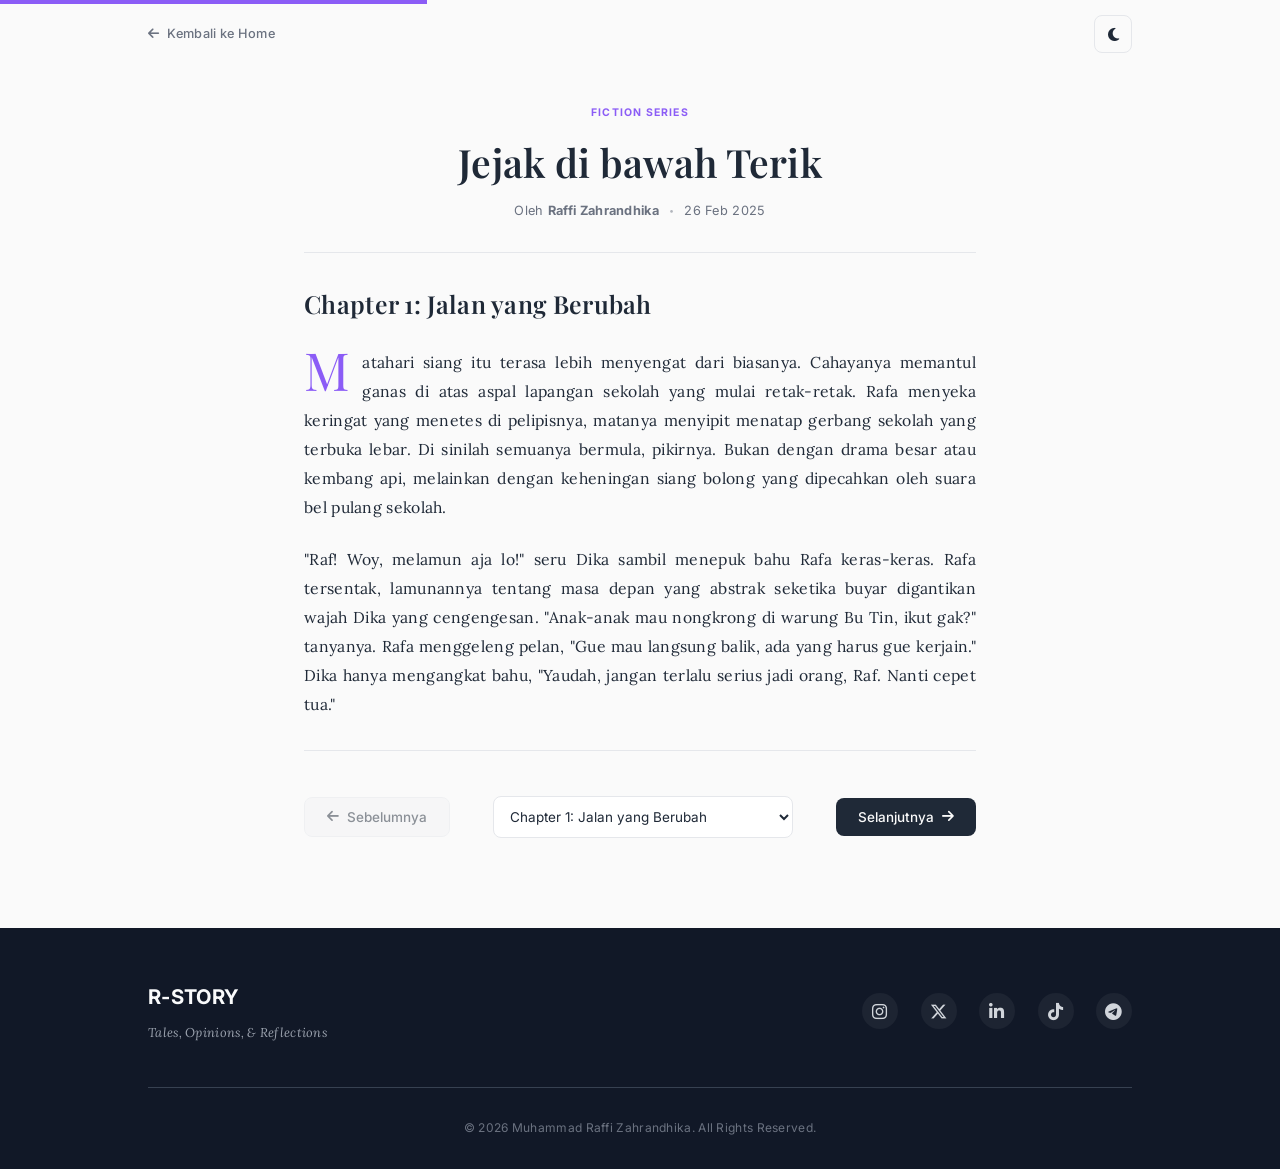
<file: story-1.html>
<!DOCTYPE html>
<html lang="id">
<head>
    <meta charset="UTF-8">
    <meta name="viewport" content="width=device-width, initial-scale=1.0">
    <title>Jejak di bawah Terik - R-STORY</title>
    
    <link href="https://fonts.googleapis.com/css2?family=Inter:wght@300;400;500;600&family=Lora:ital,wght@0,400;0,500;0,600;1,400&family=Playfair+Display:ital,wght@0,400;0,600;0,700;1,400&display=swap" rel="stylesheet">
    <link rel="stylesheet" href="https://cdnjs.cloudflare.com/ajax/libs/font-awesome/6.4.2/css/all.min.css">
    
    <link rel="stylesheet" href="styles.css">
</head>

<body class="rstory-body">
    
    <div class="reading-progress-bar" id="progressBar"></div>

    <nav class="rstory-nav reader-nav">
        <div class="rstory-container nav-container">
            <a href="index.html" class="back-link">
                <i class="fas fa-arrow-left"></i>
                <span>Kembali ke Home</span>
            </a>
            
            <div class="nav-actions">
                <button id="themeToggle" class="theme-btn" aria-label="Ganti Tema">
                    <i class="fas fa-moon"></i>
                    <i class="fas fa-sun"></i>
                </button>
            </div>
        </div>
    </nav>

    <main class="reader-section">
        <div class="reader-container">
            
            <div class="story-header">
                <span class="story-category">Fiction Series</span>
                <h1 class="main-title">Jejak di bawah Terik</h1>
                <div class="story-meta">
                    <span>Oleh <b>Raffi Zahrandhika</b></span>
                    <span class="dot">•</span>
                    <span id="readTime">17 Mei 2025</span>
                </div>
            </div>

            <hr class="divider">

            <article id="chapterDisplay" class="chapter-content">
                </article>

            <hr class="divider">

            <div class="chapter-navigation">
                <button id="prevBtn" class="nav-story-btn" onclick="changeChapter(-1)">
                    <i class="fas fa-arrow-left"></i> Sebelumnya
                </button>

                <div class="chapter-select-wrapper">
                    <select id="chapterSelect" onchange="jumpToChapter()">
                        </select>
                </div>

                <button id="nextBtn" class="nav-story-btn primary" onclick="changeChapter(1)">
                    Selanjutnya <i class="fas fa-arrow-right"></i>
                </button>
            </div>

        </div>
    </main>

    <footer class="footer">
        <div class="rstory-container">
            <div class="footer-top">
                <div class="footer-brand">
                    <h3>R-STORY</h3>
                    <p>Tales, Opinions, & Reflections</p>
                </div>
                
                <div class="footer-social">
                    <a href="https://instagram.com/raffizahrandhika" target="_blank" aria-label="Instagram">
                        <i class="fab fa-instagram"></i>
                    </a>
                    <a href="https://x.com/mrffzd" target="_blank" aria-label="Twitter">
                        <i class="fab fa-x-twitter"></i>
                    </a>
                    <a href="https://linkedin.com/in/muhammad-raffi-zahrandhika-7a6537378" target="_blank" aria-label="LinkedIn">
                        <i class="fab fa-linkedin-in"></i>
                    </a>
                    <a href="https://tiktok.com/@raffizahrandhika" target="_blank" aria-label="TikTok">
                        <i class="fab fa-tiktok"></i>
                    </a>
                    <a href="https://t.me/raffizahrandhika" target="_blank" aria-label="Telegram">
                        <i class="fab fa-telegram-plane"></i>
                    </a>
                </div>
            </div>
            
            <div class="footer-bottom">
                <p>&copy; 2026 Muhammad Raffi Zahrandhika. All Rights Reserved.</p>
            </div>
        </div>
    </footer>

    <script src="script.js"></script>

    <script>
        // --- DATA CERITA ---
        const storyData = [
            {
                title: "Chapter 1: Jalan yang Berubah",
                date: "26 Feb 2025",
                content: `
                    <p>Matahari siang itu terasa lebih menyengat dari biasanya. Cahayanya memantul ganas di atas aspal lapangan sekolah yang mulai retak-retak. Rafa menyeka keringat yang menetes di pelipisnya, matanya menyipit menatap gerbang sekolah yang terbuka lebar. Di sinilah semuanya bermula, pikirnya. Bukan dengan drama besar atau kembang api, melainkan dengan keheningan siang bolong yang dipecahkan oleh suara bel pulang sekolah.</p>
                    <p>"Raf! Woy, melamun aja lo!" seru Dika sambil menepuk bahu Rafa keras-keras. Rafa tersentak, lamunannya tentang masa depan yang abstrak seketika buyar digantikan wajah Dika yang cengengesan. "Anak-anak mau nongkrong di warung Bu Tin, ikut gak?" tanyanya. Rafa menggeleng pelan, "Gue mau langsung balik, ada yang harus gue kerjain." Dika hanya mengangkat bahu, "Yaudah, jangan terlalu serius jadi orang, Raf. Nanti cepet tua."</p>
                `
            },
            {
                title: "Chapter 2: Melangkah Sendiri",
                date: "05 Mar 2025",
                content: `
                    <p>Perjalanan pulang selalu menjadi momen favorit Rafa. Di dalam angkot yang berdesak-desakan, ia justru menemukan kesendiriannya. Ia mengamati orang-orang: ibu-ibu yang sibuk menghitung belanjaan, bapak tua yang tertidur dengan mulut terbuka, dan anak kecil yang menangis minta es krim. Bagi Rafa, mereka adalah potongan-potongan cerita yang belum selesai ditulis.</p>
                    <p>Ia mengeluarkan buku catatan kecil dari tasnya. Di sana, ia mulai menuliskan apa yang ia lihat. "Bayang-bayang siang tidak pernah berbohong," tulisnya. "Ia selalu jatuh tepat di tempat kita berdiri, mengingatkan bahwa lari dari kenyataan itu percuma." Pena hitamnya menari-nari di atas kertas, mengabaikan guncangan angkot yang melewati jalan berlubang. Bagi Rafa, dunia ini terlalu bising jika tidak diredam dengan tulisan.</p>
                `
            },
            {
                title: "Chapter 3: Langit Masih Sama",
                date: "12 Mar 2025",
                content: `
                    <p>Sampai di rumah, langit mulai berubah warna menjadi jingga keunguan. Rafa duduk di teras, menatap perubahan warna langit yang perlahan namun pasti. Ada rasa lelah yang aneh menyergap dadanya. Bukan lelah fisik, melainkan lelah memikirkan "mau jadi apa" setelah lulus nanti. Pertanyaan itu seperti hantu yang terus membayangi setiap langkah kakinya di bawah terik matahari.</p>
                    <p>Tiba-tiba ponselnya bergetar. Sebuah pesan masuk dari nomor tak dikenal. Isinya singkat namun cukup membuat jantung Rafa berdegup kencang: "Tulisanmu di mading sekolah... aku suka. Jangan berhenti." Rafa tersenyum tipis. Mungkin, hanya mungkin, jejak-jejak kecil yang ia buat di bawah terik matahari ini tidak sia-sia. Senja itu menutup hari dengan sebuah harapan baru.</p>
                `
            }
        ];

        // --- LOGIC NAVIGASI ---
        let currentChapter = 0;
        const STORY_KEY = 'rstory-progress-story1';

        const display = document.getElementById('chapterDisplay');
        const select = document.getElementById('chapterSelect');
        const prevBtn = document.getElementById('prevBtn');
        const nextBtn = document.getElementById('nextBtn');
        const progressBar = document.getElementById('progressBar');

        document.addEventListener('DOMContentLoaded', () => {
            loadProgress();
            populateDropdown();
            renderChapter(currentChapter);
        });

        function loadProgress() {
            const saved = localStorage.getItem(STORY_KEY);
            if (saved !== null) currentChapter = parseInt(saved);
        }

        function saveProgress() {
            localStorage.setItem(STORY_KEY, currentChapter);
        }

        function populateDropdown() {
            storyData.forEach((chapter, index) => {
                const option = document.createElement('option');
                option.value = index;
                option.text = chapter.title;
                select.appendChild(option);
            });
        }

        function renderChapter(index) {
            const chapter = storyData[index];
            display.innerHTML = `
                <h2 class="chapter-title">${chapter.title}</h2>
                <div class="chapter-text">${chapter.content}</div>
            `;
            // Set publish date in header
            const headerDate = document.getElementById('readTime');
            if (headerDate && chapter.date) headerDate.textContent = chapter.date;
            select.value = index;
            prevBtn.disabled = index === 0;
            if (index === 0) prevBtn.classList.add('disabled'); else prevBtn.classList.remove('disabled');

            if (index === storyData.length - 1) {
                nextBtn.innerHTML = 'Selesai <i class="fas fa-check"></i>';
            } else {
                nextBtn.innerHTML = 'Selanjutnya <i class="fas fa-arrow-right"></i>';
                nextBtn.disabled = false;
            }

            const progress = ((index + 1) / storyData.length) * 100;
            progressBar.style.width = `${progress}%`;
            window.scrollTo({ top: 0, behavior: 'smooth' });
            saveProgress();
        }

        function changeChapter(direction) {
            const newIndex = currentChapter + direction;
            if (newIndex >= 0 && newIndex < storyData.length) {
                currentChapter = newIndex;
                renderChapter(currentChapter);
            }
        }

        function jumpToChapter() {
            currentChapter = parseInt(select.value);
            renderChapter(currentChapter);
        }
    </script>
</body>
</html>
</file>
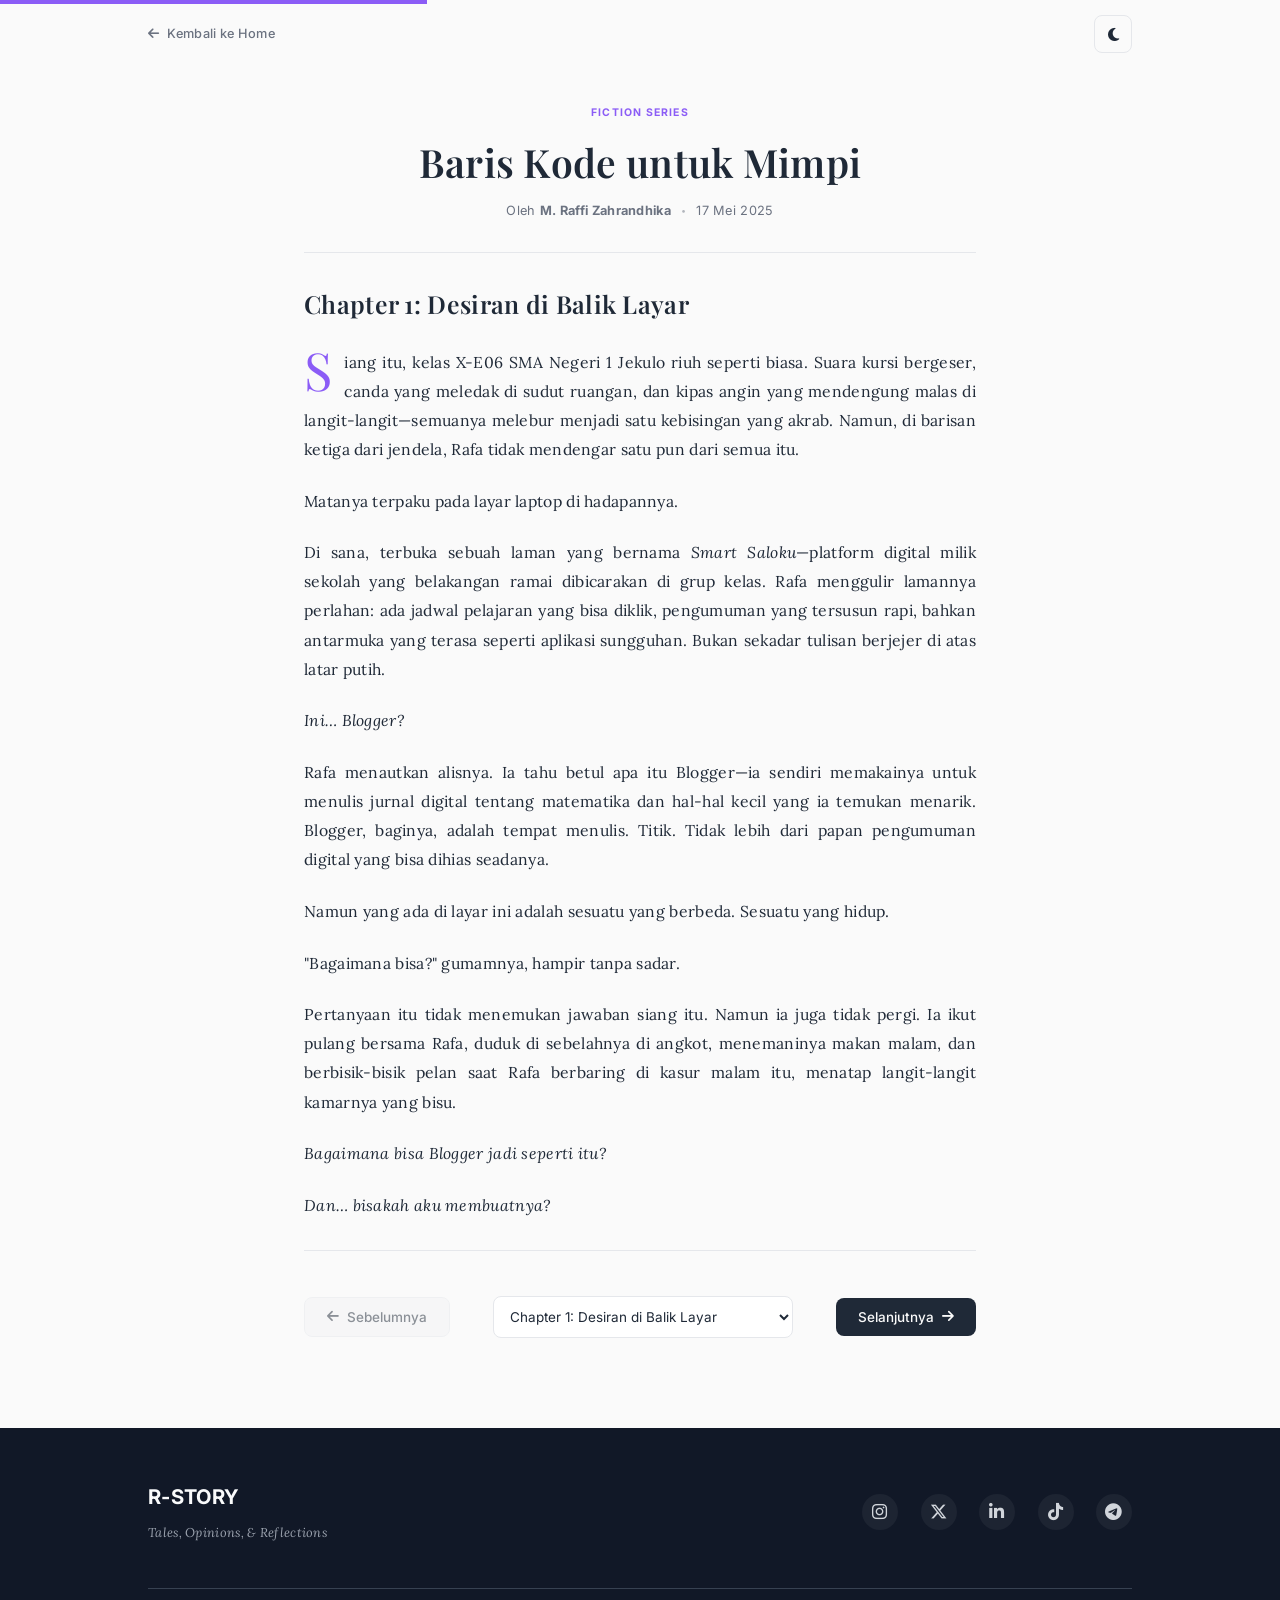
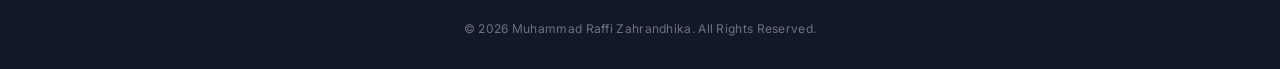
<file: story-2.html>
<!DOCTYPE html>
<html lang="id">
<head>
    <meta charset="UTF-8">
    <meta name="viewport" content="width=device-width, initial-scale=1.0">
    <title>Baris Kode untuk Mimpi - R-STORY</title>
    
    <link href="https://fonts.googleapis.com/css2?family=Inter:wght@300;400;500;600&family=Lora:ital,wght@0,400;0,500;0,600;1,400&family=Playfair+Display:ital,wght@0,400;0,600;0,700;1,400&display=swap" rel="stylesheet">
    <link rel="stylesheet" href="https://cdnjs.cloudflare.com/ajax/libs/font-awesome/6.4.2/css/all.min.css">
    
    <link rel="stylesheet" href="styles.css">
</head>

<body class="rstory-body">
    
    <div class="reading-progress-bar" id="progressBar"></div>

    <nav class="rstory-nav reader-nav">
        <div class="rstory-container nav-container">
            <a href="index.html" class="back-link">
                <i class="fas fa-arrow-left"></i>
                <span>Kembali ke Home</span>
            </a>
            
            <div class="nav-actions">
                <button id="themeToggle" class="theme-btn" aria-label="Ganti Tema">
                    <i class="fas fa-moon"></i>
                    <i class="fas fa-sun"></i>
                </button>
            </div>
        </div>
    </nav>

    <main class="reader-section">
        <div class="reader-container">
            
            <div class="story-header">
                <span class="story-category">Fiction Series</span>
                <h1 class="main-title">Baris Kode untuk Mimpi</h1>
                <div class="story-meta">
                    <span>Oleh <b>M. Raffi Zahrandhika</b></span>
                    <span class="dot">•</span>
                    <span id="readTime">17 Mei 2025</span>
                </div>
            </div>

            <hr class="divider">

            <article id="chapterDisplay" class="chapter-content">
                </article>

            <hr class="divider">

            <div class="chapter-navigation">
                <button id="prevBtn" class="nav-story-btn" onclick="changeChapter(-1)">
                    <i class="fas fa-arrow-left"></i> Sebelumnya
                </button>

                <div class="chapter-select-wrapper">
                    <select id="chapterSelect" onchange="jumpToChapter()">
                        </select>
                </div>

                <button id="nextBtn" class="nav-story-btn primary" onclick="changeChapter(1)">
                    Selanjutnya <i class="fas fa-arrow-right"></i>
                </button>
            </div>

        </div>
    </main>

    <footer class="footer">
        <div class="rstory-container">
            <div class="footer-top">
                <div class="footer-brand">
                    <h3>R-STORY</h3>
                    <p>Tales, Opinions, & Reflections</p>
                </div>
                
                <div class="footer-social">
                    <a href="https://instagram.com/raffizahrandhika" target="_blank" aria-label="Instagram">
                        <i class="fab fa-instagram"></i>
                    </a>
                    <a href="https://x.com/mrffzd" target="_blank" aria-label="Twitter">
                        <i class="fab fa-x-twitter"></i>
                    </a>
                    <a href="https://linkedin.com/in/muhammad-raffi-zahrandhika-7a6537378" target="_blank" aria-label="LinkedIn">
                        <i class="fab fa-linkedin-in"></i>
                    </a>
                    <a href="https://tiktok.com/@raffizahrandhika" target="_blank" aria-label="TikTok">
                        <i class="fab fa-tiktok"></i>
                    </a>
                    <a href="https://t.me/raffizahrandhika" target="_blank" aria-label="Telegram">
                        <i class="fab fa-telegram-plane"></i>
                    </a>
                </div>
            </div>
            
            <div class="footer-bottom">
                <p>&copy; 2026 Muhammad Raffi Zahrandhika. All Rights Reserved.</p>
            </div>
        </div>
    </footer>

    <script src="script.js"></script>

    <script>
        // --- DATA CERITA ---
        const storyData = [
            {
                title: "Chapter 1: Desiran di Balik Layar",
                date: "17 Mei 2025",
                content: `
                    <p>Siang itu, kelas X-E06 SMA Negeri 1 Jekulo riuh seperti biasa. Suara kursi bergeser, canda yang meledak di sudut ruangan, dan kipas angin yang mendengung malas di langit-langit—semuanya melebur menjadi satu kebisingan yang akrab. Namun, di barisan ketiga dari jendela, Rafa tidak mendengar satu pun dari semua itu.</p>
                    <p>Matanya terpaku pada layar laptop di hadapannya.</p>
                    <p>Di sana, terbuka sebuah laman yang bernama <em>Smart Saloku</em>—platform digital milik sekolah yang belakangan ramai dibicarakan di grup kelas. Rafa menggulir lamannya perlahan: ada jadwal pelajaran yang bisa diklik, pengumuman yang tersusun rapi, bahkan antarmuka yang terasa seperti aplikasi sungguhan. Bukan sekadar tulisan berjejer di atas latar putih.</p>
                    <p><em>Ini… Blogger?</em></p>
                    <p>Rafa menautkan alisnya. Ia tahu betul apa itu Blogger—ia sendiri memakainya untuk menulis jurnal digital tentang matematika dan hal-hal kecil yang ia temukan menarik. Blogger, baginya, adalah tempat menulis. Titik. Tidak lebih dari papan pengumuman digital yang bisa dihias seadanya.</p>
                    <p>Namun yang ada di layar ini adalah sesuatu yang berbeda. Sesuatu yang hidup.</p>
                    <p>"Bagaimana bisa?" gumamnya, hampir tanpa sadar.</p>
                    <p>Pertanyaan itu tidak menemukan jawaban siang itu. Namun ia juga tidak pergi. Ia ikut pulang bersama Rafa, duduk di sebelahnya di angkot, menemaninya makan malam, dan berbisik-bisik pelan saat Rafa berbaring di kasur malam itu, menatap langit-langit kamarnya yang bisu.</p>
                    <p><em>Bagaimana bisa Blogger jadi seperti itu?</em></p>
                    <p><em>Dan… bisakah aku membuatnya?</em></p>
                `
            },
            {
                title: "Chapter 2: Kanvas Pertama",
                date: "17 Mei 2025",
                content: `
                    <p>Jawaban itu datang dari arah yang tidak terduga.</p>
                    <p>Beberapa minggu kemudian, sekolah memperkenalkan Google Sites sebagai wadah portofolio proyek P5. Para siswa diminta membangun laman sederhana yang mendokumentasikan karya mereka. Rafa mengerjakan tugasnya seperti yang lain—hingga tangannya berhenti di satu titik.</p>
                    <p>Di panel pengaturan Google Sites, ada sebuah opsi: <em>Sematkan kode HTML.</em></p>
                    <p>Rafa membacanya dua kali. Lalu tiga kali.</p>
                    <p>Ia klik.</p>
                    <p>Sebuah kotak kosong terbuka di hadapannya—kotak putih sederhana yang menunggu untuk diisi. Bagi siapa pun yang melintas, itu hanyalah kolom teks biasa. Namun bagi Rafa, kotak itu terasa seperti pintu.</p>
                    <p>Malam itu, ia begadang.</p>
                    <p>Dengan bermodalkan tutorial daring yang ia buka satu per satu, Rafa mulai merangkai baris kode pertamanya. HTML untuk kerangka. CSS untuk warna dan bentuk. JavaScript untuk logika. Ia tidak memahami semuanya sekaligus—jauh dari itu. Ia berkali-kali salah. Tombol yang tidak merespons, tampilan yang berantakan, pesan <em>error</em> berwarna merah yang menyala seperti teguran.</p>
                    <p>Namun, pada satu titik di tengah malam itu, sesuatu terjadi.</p>
                    <p>Tombolnya diklik. Jawabannya diperiksa. Dan di layar, muncul tulisan kecil: <strong>Jawaban Benar!</strong></p>
                    <p>Rafa menatap tulisan itu lama. Kuis matematika itu masih sangat sederhana—hanya satu soal, satu tombol, satu umpan balik. Tampilannya jauh dari kata menarik. Namun Rafa tersenyum, senyum yang tidak bisa ia sembunyikan meski sedang sendirian.</p>
                    <p>Ia baru saja membuat sesuatu yang <em>hidup</em> dari kode.</p>
                    <p>Rasa haus itu, alih-alih padam, justru semakin dalam. Rafa terus menggali. Dan tidak lama setelahnya, ia menemukan sesuatu yang membuatnya tertawa kecil—antara takjub dan sedikit menyesal.</p>
                    <p>Blogger, platform yang sudah ia pakai bertahun-tahun, ternyata juga memiliki mode HTML.</p>
                    <p>Fitur itu selalu ada. Ia hanya tidak pernah melihatnya.</p>
                    <p>"Jadi, selama ini pintunya sudah terbuka," bisiknya pada dirinya sendiri, "aku saja yang tidak pernah mencoba masuk."</p>
                    <p>Sejak malam itu, Blogger menjadi ruang kerjanya. Berbulan-bulan berikutnya ia habiskan dengan tekun: membangun, meruntuhkan, membangun kembali. Prototipe demi prototipe. Versi demi versi. Setiap <em>error</em> adalah pelajaran. Setiap tampilan yang akhirnya berfungsi adalah kemenangan kecil yang terasa besar.</p>
                `
            },
            {
                title: "Chapter 3: Guru yang Sedang Belajar",
                date: "17 Mei 2025",
                content: `
                    <p>Kini, blog kuis matematika itu sudah berdiri—tidak sempurna, namun nyata dan terus bertumbuh.</p>
                    <p>Rafa mengisinya satu soal demi satu soal, secara manual. Bukan karena ia tidak tahu bahwa ada kecerdasan buatan yang bisa melakukannya dalam hitungan detik. Ia tahu. Namun baginya, proses memilih soal, memverifikasi jawaban, dan memastikan tingkat kesulitan yang tepat adalah bagian dari belajar itu sendiri. Mengalihkan proses itu terasa seperti mengalihkan sebagian dari dirinya.</p>
                    <p>Ada kebanggaan yang aneh dalam pekerjaan itu—bukan kebanggaan yang keras dan berisik, melainkan yang tenang dan hangat. Kebanggaan seorang pembuat yang mencintai proses, bukan hanya hasil.</p>
                    <p>Suatu sore, saat ia kembali menambahkan soal baru, pikirannya melayang ke depan—jauh ke depan.</p>
                    <p>Ia membayangkan dirinya berdiri di depan kelas. Bukan sebagai siswa, melainkan sebagai guru. Wajah-wajah muda menatapnya dengan penuh rasa ingin tahu—rasa ingin tahu yang tidak asing baginya, karena ia pernah memilikinya, masih memilikinya hingga sekarang.</p>
                    <p>Dan di sana, di dunia yang ia bayangkan, ada sebuah situs web yang ia bangun sendiri—bukan dari platform siap pakai, melainkan dari nol, dari kode yang ia tulis dengan tangannya sendiri. Sebuah ruang belajar digital yang personal, tempat murid-muridnya bisa berlatih matematika kapan saja dan di mana saja.</p>
                    <p>Impian itu terasa jauh. Namun tidak asing—karena impian tentang blog kuis ini pun dulu terasa sama jauhnya, dan kini sudah bisa ia sentuh.</p>
                    <p>Rafa menutup laptopnya perlahan.</p>
                    <p>Di luar jendela, langit sore menggelap di ujung cakrawala. Sebentar lagi malam. Dan besok, ada baris kode baru yang menunggunya.</p>
                    <p>Perjalanan itu belum selesai—bahkan, rasanya, baru saja benar-benar dimulai.</p>
                `
            }
        ];

        // --- LOGIC NAVIGASI ---
        let currentChapter = 0;
        const STORY_KEY = 'rstory-progress-story1';

        const display = document.getElementById('chapterDisplay');
        const select = document.getElementById('chapterSelect');
        const prevBtn = document.getElementById('prevBtn');
        const nextBtn = document.getElementById('nextBtn');
        const progressBar = document.getElementById('progressBar');

        document.addEventListener('DOMContentLoaded', () => {
            loadProgress();
            populateDropdown();
            renderChapter(currentChapter);
        });

        function loadProgress() {
            const saved = localStorage.getItem(STORY_KEY);
            if (saved !== null) currentChapter = parseInt(saved);
        }

        function saveProgress() {
            localStorage.setItem(STORY_KEY, currentChapter);
        }

        function populateDropdown() {
            storyData.forEach((chapter, index) => {
                const option = document.createElement('option');
                option.value = index;
                option.text = chapter.title;
                select.appendChild(option);
            });
        }

        function renderChapter(index) {
            const chapter = storyData[index];
            display.innerHTML = `
                <h2 class="chapter-title">${chapter.title}</h2>
                <div class="chapter-text">${chapter.content}</div>
            `;
            // Set publish date in header
            const headerDate = document.getElementById('readTime');
            if (headerDate && chapter.date) headerDate.textContent = chapter.date;
            select.value = index;
            prevBtn.disabled = index === 0;
            if (index === 0) prevBtn.classList.add('disabled'); else prevBtn.classList.remove('disabled');

            if (index === storyData.length - 1) {
                nextBtn.innerHTML = 'Selesai <i class="fas fa-check"></i>';
            } else {
                nextBtn.innerHTML = 'Selanjutnya <i class="fas fa-arrow-right"></i>';
                nextBtn.disabled = false;
            }

            const progress = ((index + 1) / storyData.length) * 100;
            progressBar.style.width = `${progress}%`;
            window.scrollTo({ top: 0, behavior: 'smooth' });
            saveProgress();
        }

        function changeChapter(direction) {
            const newIndex = currentChapter + direction;
            if (newIndex >= 0 && newIndex < storyData.length) {
                currentChapter = newIndex;
                renderChapter(currentChapter);
            }
        }

        function jumpToChapter() {
            currentChapter = parseInt(select.value);
            renderChapter(currentChapter);
        }
    </script>
</body>
</html>
</file>
<file: styles.css>
/* --- 1. SETUP & VARIABLES --- */
:root {
    /* Colors - Elegant Purple Palette */
    --primary: #8B5CF6;
    --primary-dark: #7C3AED;
    --primary-light: #DDD6FE;

    /* Backgrounds & Text (Light Mode Default) */
    --bg-body: #FAFAFA;
    --bg-surface: #FFFFFF;
    --bg-surface-2: #F3F4F6;
    --text-main: #1F2937;
    --text-muted: #6B7280;
    --border: #E5E7EB;

    /* Typography */
    --font-heading: 'Playfair Display', serif;
    --font-body: 'Lora', serif;
    --font-ui: 'Inter', sans-serif;

    /* Shadow */
    --shadow-sm: 0 1px 2px rgba(0, 0, 0, 0.05);
    --shadow-md: 0 4px 6px -1px rgba(0, 0, 0, 0.1);
    --shadow-lg: 0 10px 15px -3px rgba(0, 0, 0, 0.1);
}

/* Dark Mode Variables */
[data-theme="dark"] {
    --bg-body: #111827;
    --bg-surface: #1F2937;
    --bg-surface-2: #374151;
    --text-main: #F9FAFB;
    --text-muted: #9CA3AF;
    --border: #374151;
    --shadow-sm: 0 1px 2px rgba(0, 0, 0, 0.3);
    --shadow-md: 0 4px 6px -1px rgba(0, 0, 0, 0.3);
}

/* Reset */
* {
    box-sizing: border-box;
    margin: 0;
    padding: 0;
}

html {
    scroll-behavior: smooth;
    font-size: 15px;
}

body {
    background-color: var(--bg-body);
    color: var(--text-main);
    font-family: var(--font-body);
    line-height: 1.7;
    transition: background-color 0.3s, color 0.3s;
    overflow-x: hidden;
    letter-spacing: 0.3px;
}

/* Container Utility */
.rstory-container {
    max-width: 1024px;
    margin: 0 auto;
    padding: 0 20px;
}

/* Buttons */
.btn {
    display: inline-block;
    padding: 11px 26px;
    border-radius: 8px;
    font-family: var(--font-ui);
    font-weight: 500;
    text-decoration: none;
    transition: all 0.3s ease;
    font-size: 0.9rem;
    border: none;
    cursor: pointer;
}

.btn-primary {
    background-color: var(--text-main);
    color: var(--bg-body);
    box-shadow: none;
}

.btn-primary:hover {
    background-color: var(--primary);
    color: white;
    transform: translateY(-2px);
    box-shadow: 0 4px 12px rgba(139, 92, 246, 0.25);
}

.btn-outline {
    background: transparent;
    border: 1px solid var(--text-main);
    color: var(--text-main);
    margin-left: 10px;
}

.btn-outline:hover {
    border-color: var(--primary);
    color: var(--primary);
    background: rgba(139, 92, 246, 0.05);
}

/* --- 2. NAVIGATION --- */
.rstory-nav {
    position: sticky;
    top: 0;
    z-index: 1000;
    background: rgba(var(--bg-body), 0.85);
    /* Sedikit transparan */
    backdrop-filter: blur(12px);
    -webkit-backdrop-filter: blur(12px);
    border-bottom: 1px solid var(--border);
    padding: 1rem 0;
}

.nav-container {
    display: flex;
    justify-content: space-between;
    align-items: center;
}

.nav-logo h2 {
    font-family: var(--font-ui);
    font-weight: 800;
    font-size: 1.4rem;
    color: var(--text-main);
    letter-spacing: -0.5px;
}

.nav-logo {
    text-decoration: none;
}

.nav-right {
    display: flex;
    align-items: center;
    gap: 2rem;
}

.nav-links {
    display: flex;
    gap: 2rem;
    list-style: none;
}

.nav-links a {
    text-decoration: none;
    color: var(--text-muted);
    font-family: var(--font-ui);
    font-weight: 500;
    font-size: 0.85rem;
    transition: color 0.2s;
    letter-spacing: 0.2px;
}

.nav-links a:hover,
.nav-links a.active {
    color: var(--primary);
}

.nav-actions {
    display: flex;
    align-items: center;
    gap: 1rem;
}

.theme-btn {
    background: transparent;
    border: 1px solid var(--border);
    color: var(--text-main);
    width: 38px;
    height: 38px;
    border-radius: 8px;
    cursor: pointer;
    display: flex;
    align-items: center;
    justify-content: center;
    transition: all 0.2s;
    font-size: 1rem;
}

.theme-btn:hover {
    background: var(--bg-surface-2);
    border-color: var(--primary);
}

/* Hide Icons based on theme */
[data-theme="light"] .fa-sun {
    display: none;
}

[data-theme="dark"] .fa-moon {
    display: none;
}

.hamburger {
    display: none;
    flex-direction: column;
    gap: 6px;
    cursor: pointer;
}

.hamburger span {
    width: 25px;
    height: 2px;
    background-color: var(--text-main);
    transition: 0.3s;
}

/* --- 3. HERO SECTION --- */
.hero-section {
    padding: 3.5rem 0 5rem 0;
    min-height: 75vh;
    display: flex;
    align-items: center;
    position: relative;
    background: linear-gradient(135deg, var(--bg-body) 0%, rgba(139, 92, 246, 0.15) 50%, var(--bg-body) 100%);
    overflow: hidden;
}

.hero-section::before {
    content: '';
    position: absolute;
    top: 0;
    left: 0;
    right: 0;
    bottom: 0;
    background-image: 
        linear-gradient(rgba(139, 92, 246, 0.08) 1px, transparent 1px),
        linear-gradient(90deg, rgba(139, 92, 246, 0.08) 1px, transparent 1px);
    background-size: 40px 40px;
    background-position: 0 0, 0 0;
    pointer-events: none;
    z-index: 1;
}

.hero-container {
    display: grid;
    grid-template-columns: 1.15fr 1fr;
    gap: 3.5rem;
    align-items: center;
    position: relative;
    z-index: 2;
}

.badge {
    display: inline-block;
    padding: 5px 12px;
    background: var(--primary-light);
    color: var(--primary-dark);
    border-radius: 6px;
    font-family: var(--font-ui);
    font-size: 0.7rem;
    font-weight: 700;
    margin-bottom: 1.5rem;
    letter-spacing: 0.5px;
}

.hero-title {
    font-family: var(--font-heading);
    font-size: 2.8rem;
    line-height: 1.2;
    margin-bottom: 1.5rem;
    color: var(--text-main);
    font-weight: 600;
}

.hero-desc {
    font-size: 1rem;
    color: var(--text-muted);
    margin-bottom: 2.5rem;
    max-width: 85%;
    line-height: 1.7;
}

.hero-cta {
    display: flex;
    gap: 1rem;
    margin-top: 2.5rem;
}

.hero-visual {
    position: relative;
    display: flex;
    justify-content: center;
}

.profile-img {
    width: 100%;
    max-width: 360px;
    border-radius: 16px;
    position: relative;
    z-index: 2;
    box-shadow: none;
    filter: grayscale(5%) contrast(100%);
    transition: transform 0.3s ease;
}

.profile-img:hover {
    transform: translateY(-4px);
}

/* --- 4. SERIES SECTION --- */
.series-section {
    padding: 5rem 0;
    border-top: 1px solid var(--border);
}

.section-header {
    text-align: center;
    margin-bottom: 4rem;
}

.subtitle {
    font-family: var(--font-ui);
    text-transform: uppercase;
    letter-spacing: 1.5px;
    font-size: 0.75rem;
    color: var(--primary);
    font-weight: 700;
}

.title {
    font-family: var(--font-heading);
    font-size: 2.2rem;
    margin-top: 0.5rem;
    font-weight: 600;
}

/* Card Styling */
.story-card {
    background: var(--bg-surface);
    border: 1px solid var(--border);
    border-radius: 12px;
    padding: 2.25rem;
    box-shadow: none;
    transition: all 0.3s cubic-bezier(0.4, 0, 0.2, 1);
    margin-bottom: 3rem;
}

.story-card:hover {
    box-shadow: var(--shadow-md);
    border-color: var(--primary);
    transform: translateY(-2px);
    background: var(--bg-surface);
}

.card-grid {
    display: grid;
    grid-template-columns: 1fr;
    gap: 2.5rem;
}

.card-visual {
    display: none;
}
.book-cover {
    width: 100%;
    aspect-ratio: 2/3;
    background: linear-gradient(135deg, var(--primary) 0%, var(--primary-dark) 100%);
    border-radius: 12px;
    display: flex;
    flex-direction: column;
    align-items: center;
    justify-content: center;
    text-align: center;
    color: white;
    padding: 1.5rem;
    box-shadow: 0 4px 12px rgba(124, 58, 237, 0.15);
    transition: transform 0.3s ease;
}

.book-cover:hover {
    transform: translateY(-4px);
}

.sun-icon {
    font-size: 2.8rem;
    margin-bottom: 1rem;
    opacity: 0.8;
}

.cover-text h3 {
    font-family: var(--font-heading);
    font-size: 1.3rem;
    line-height: 1.25;
    margin-bottom: 0.5rem;
    font-weight: 600;
}

.cover-text span {
    font-family: var(--font-ui);
    font-size: 0.75rem;
    letter-spacing: 0.8px;
    opacity: 0.85;
    font-weight: 500;
}

/* Metadata */
.meta-tags {
    margin-bottom: 1rem;
    display: flex;
    gap: 8px;
    flex-wrap: wrap;
    margin-top: 0.5rem;
}

.tag {
    font-family: var(--font-ui);
    font-size: 0.7rem;
    background: var(--bg-surface-2);
    padding: 4px 10px;
    border-radius: 6px;
    color: var(--text-muted);
    font-weight: 500;
}

.status {
    font-family: var(--font-ui);
    font-size: 0.7rem;
    color: var(--primary);
    font-weight: 700;
    padding: 4px 0;
    letter-spacing: 0.5px;
}

.status.completed {
    color: #10b981;
}

.story-title {
    font-family: var(--font-heading);
    font-size: 1.8rem;
    margin-bottom: 1rem;
    font-weight: 600;
}

.story-synopsis {
    font-size: 0.95rem;
    color: var(--text-muted);
    margin-bottom: 2rem;
    line-height: 1.8;
}

/* Accordion */
.accordion-btn {
    width: 100%;
    background: transparent;
    border: 1px solid var(--border);
    padding: 1rem;
    border-radius: 8px;
    display: flex;
    justify-content: space-between;
    align-items: center;
    cursor: pointer;
    font-family: var(--font-ui);
    font-weight: 500;
    color: var(--text-main);
    transition: all 0.2s;
    font-size: 0.95rem;
}

.accordion-btn:hover {
    background: var(--bg-surface-2);
    border-color: var(--primary);
}

.accordion-btn i {
    transition: transform 0.3s;
}

.accordion-btn.active i {
    transform: rotate(180deg);
}

.chapter-list {
    display: none;
    /* Hidden by default */
    margin-top: 1rem;
    animation: slideDown 0.3s ease-out;
}

.chapter-list.show {
    display: block;
}

.chapter-item {
    display: flex;
    align-items: center;
    padding: 11px 0;
    border-bottom: 1px solid var(--border);
    text-decoration: none;
    color: var(--text-muted);
    transition: all 0.2s;
    font-size: 0.9rem;
}

.chapter-item:hover {
    color: var(--primary);
    padding-left: 8px;
}

.ch-num {
    font-family: var(--font-ui);
    font-weight: 700;
    width: 40px;
    color: var(--text-muted);
    opacity: 0.6;
}

.ch-title {
    font-family: var(--font-ui);
    font-weight: 500;
    flex: 1;
    font-size: 0.9rem;
}

.ch-time {
    font-family: var(--font-ui);
    font-size: 0.75rem;
    opacity: 0.6;
    color: var(--text-muted);
}

/* --- 5. ABOUT SECTION --- */
.about-section {
    padding: 5rem 0;
    background: var(--bg-surface-2);
    text-align: center;
}

.about-content {
    max-width: 700px;
    margin: 0 auto;
}

.about-text p {
    margin-bottom: 1.4rem;
    font-size: 1rem;
    color: var(--text-muted);
    line-height: 1.8;
}

.signature {
    font-family: var(--font-heading);
    font-size: 1.5rem;
    margin-top: 2rem;
    color: var(--primary);
    font-style: italic;
}

/* --- 6. FOOTER --- */
.footer {
    background: #111827;
    color: #F9FAFB;
    padding: 3.5rem 0 2rem 0;
}

.footer-top {
    display: flex;
    justify-content: space-between;
    align-items: center;
    margin-bottom: 3rem;
    flex-wrap: wrap;
    gap: 2rem;
}

.footer-brand h3 {
    font-family: var(--font-ui);
    font-size: 1.35rem;
    margin-bottom: 0.5rem;
    font-weight: 700;
}

.footer-brand p {
    font-size: 0.85rem;
    color: #9CA3AF;
    font-style: italic;
    font-family: var(--font-body);
    line-height: 1.6;
}

.footer-social {
    display: flex;
    gap: 1.5rem;
}

.footer-social a {
    color: #D1D5DB;
    font-size: 1.15rem;
    transition: all 0.3s;
    display: inline-flex;
    align-items: center;
    justify-content: center;
    width: 36px;
    height: 36px;
    border-radius: 50%;
    background: rgba(255, 255, 255, 0.05);
    text-decoration: none;
}

.footer-social a:hover {
    color: var(--primary);
    background: rgba(139, 92, 246, 0.15);
    transform: translateY(-2px);
}

.footer-bottom {
    text-align: center;
    padding-top: 2rem;
    border-top: 1px solid #374151;
}

.footer-bottom p {
    font-family: var(--font-ui);
    font-size: 0.8rem;
    color: #6B7280;
    letter-spacing: 0.3px;
}

/* --- 7. ANIMATION --- */
@keyframes slideDown {
    from {
        opacity: 0;
        transform: translateY(-10px);
    }

    to {
        opacity: 1;
        transform: translateY(0);
    }
}

/* --- 8. RESPONSIVE (MOBILE) --- */
@media (max-width: 768px) {

    /* Base adjustments */
    html {
        font-size: 14px;
    }

    /* Nav Mobile */
    .hamburger {
        display: flex;
    }

    .nav-links {
        position: fixed;
        top: 70px;
        left: 0;
        width: 100%;
        background: var(--bg-surface);
        flex-direction: column;
        align-items: center;
        padding: 2rem 1rem;
        gap: 1.5rem;
        border-bottom: 1px solid var(--border);
        transform: translateY(-150%);
        transition: transform 0.3s ease-in-out;
        box-shadow: var(--shadow-md);
        z-index: 999;
    }

    .nav-links.active {
        transform: translateY(0);
    }

    /* Hero Mobile */
    .hero-section {
        padding: 3rem 0 4rem 0;
        min-height: auto;
    }

    .hero-container {
        display: flex;
        flex-direction: column;
        text-align: center;
        gap: 2.5rem;
    }

    .hero-title {
        font-size: 2rem;
        line-height: 1.25;
    }

    .hero-desc {
        font-size: 0.95rem;
        max-width: 100%;
    }

    .hero-cta {
        display: grid;
        grid-template-columns: 1fr 1fr;
        gap: 1rem;
    }

    .btn {
        width: 100%;
        text-align: center;
    }

    .profile-img {
        max-width: 260px;
        margin: 0 auto;
    }

    /* Card Mobile */
    .story-card {
        padding: 1.5rem;
    }

    .card-content {
        text-align: center;
    }

    /* Ensure chapter titles on main page are left-aligned on mobile */
    .story-card .chapter-list .chapter-item .ch-title {
        text-align: left;
        display: block;
        width: calc(100% - 56px);
    }

    .meta-tags {
        justify-content: center;
    }

    .story-title {
        font-size: 1.4rem;
    }

    .story-synopsis {
        font-size: 0.9rem;
    }

    /* Section spacing */
    .series-section {
        padding: 4rem 0;
    }

    .section-header {
        margin-bottom: 2.5rem;
    }

    /* Footer Mobile */
    .footer-top {
        flex-direction: column;
        text-align: center;
        gap: 1.5rem;
    }

    .footer-social {
        justify-content: center;
    }

    /* Reader Mobile */
    .main-title {
        font-size: 1.8rem;
    }

    .chapter-navigation {
        flex-direction: column;
        gap: 1rem;
    }

    .nav-story-btn {
        width: 100%;
        justify-content: center;
    }

    .chapter-select-wrapper {
        width: 100%;
        max-width: 100%;
    }

    .chapter-text p {
        font-size: 1rem;
        line-height: 1.8;
    }

}

/* =========================================
   READER MODE STYLES (Story Pages)
   ========================================= */

/* Navigasi Reader (Lebih Simpel) */
.reader-nav {
    border-bottom: none;
    background: var(--bg-body);
    /* Blend dengan background */
}

.back-link {
    text-decoration: none;
    color: var(--text-muted);
    font-family: var(--font-ui);
    font-weight: 500;
    font-size: 0.85rem;
    display: flex;
    align-items: center;
    gap: 8px;
    transition: all 0.2s;
}

.back-link:hover {
    color: var(--primary);
    transform: translateX(-5px);
}

/* Progress Bar di Paling Atas */
.reading-progress-bar {
    position: fixed;
    top: 0;
    left: 0;
    height: 4px;
    background: var(--primary);
    width: 0%;
    /* Diatur via JS */
    z-index: 1001;
    transition: width 0.3s ease;
}

/* Container Baca (Lebih Sempit agar Fokus) */
.reader-section {
    padding-bottom: 6rem;
}

.reader-container {
    max-width: 720px;
    /* Lebar ideal untuk membaca */
    margin: 0 auto;
    padding: 0 24px;
}

/* Header Cerita */
.story-header {
    text-align: center;
    margin-top: 2rem;
    margin-bottom: 2rem;
}

.story-category {
    font-family: var(--font-ui);
    text-transform: uppercase;
    font-size: 0.7rem;
    letter-spacing: 1.2px;
    color: var(--primary);
    font-weight: 700;
}

.main-title {
    font-family: var(--font-heading);
    font-size: 2.6rem;
    line-height: 1.2;
    margin: 1rem 0;
    font-weight: 600;
}

.story-meta {
    font-family: var(--font-ui);
    font-size: 0.85rem;
    color: var(--text-muted);
    display: flex;
    justify-content: center;
    align-items: center;
    gap: 10px;
    letter-spacing: 0.3px;
}

.dot {
    font-size: 0.6rem;
    opacity: 0.5;
}

/* Divider */
.divider {
    border: 0;
    height: 1px;
    background: var(--border);
    margin: 2rem 0;
    width: 100%;
}

/* ISI KONTEN (Typography Sangat Penting Disini) */
.chapter-content {
    animation: fadeIn 0.5s ease;
}

.chapter-title {
    font-family: var(--font-heading);
    font-size: 1.65rem;
    margin-bottom: 1.5rem;
    color: var(--text-main);
    font-weight: 600;
}

.chapter-text p {
    font-family: var(--font-body);
    font-size: 1.05rem;
    line-height: 1.85;
    color: var(--text-main);
    margin-bottom: 1.5rem;
    text-align: justify;
    text-justify: inter-word;
}

/* Dropcaps (Huruf Pertama Besar - Opsional, bikin elegan) */
.chapter-text p:first-of-type::first-letter {
    font-family: var(--font-heading);
    font-size: 3.5rem;
    float: left;
    line-height: 0.8;
    padding-right: 12px;
    color: var(--primary);
}

/* Tombol Navigasi Chapter */
.chapter-navigation {
    display: flex;
    justify-content: space-between;
    align-items: center;
    margin-top: 3rem;
    gap: 1rem;
    flex-wrap: wrap;
}

.nav-story-btn {
    padding: 11px 22px;
    border-radius: 8px;
    border: 1px solid var(--border);
    background: var(--bg-surface);
    color: var(--text-main);
    font-family: var(--font-ui);
    font-weight: 500;
    cursor: pointer;
    display: flex;
    align-items: center;
    gap: 8px;
    transition: all 0.2s;
    font-size: 0.9rem;
}

.nav-story-btn:hover:not(:disabled) {
    border-color: var(--primary);
    color: var(--primary);
}

.nav-story-btn.primary {
    background: var(--text-main);
    color: var(--bg-body);
    border: none;
}

.nav-story-btn.primary:hover {
    background: var(--primary);
    color: white;
}

.nav-story-btn.disabled {
    opacity: 0.5;
    cursor: not-allowed;
    background: var(--bg-surface-2);
}

/* Dropdown Menu Style */
.chapter-select-wrapper {
    position: relative;
    flex-grow: 1;
    /* Di tengah melebar */
    max-width: 300px;
}

#chapterSelect {
    width: 100%;
    padding: 11px 12px;
    border-radius: 8px;
    border: 1px solid var(--border);
    background: var(--bg-surface);
    color: var(--text-main);
    font-family: var(--font-ui);
    font-size: 0.9rem;
    cursor: pointer;
    outline: none;
    transition: all 0.2s;
}

#chapterSelect:hover {
    border-color: var(--primary);
}

#chapterSelect:focus {
    border-color: var(--primary);
    box-shadow: 0 0 0 2px rgba(139, 92, 246, 0.1);
}

/* Simple Footer untuk Halaman Baca */
.simple-footer {
    padding: 2rem 0;
    border-top: 1px solid var(--border);
    background: var(--bg-body);
    /* Blend background */
    color: var(--text-muted);
}

/* Animasi Fade In saat ganti chapter */
@keyframes fadeIn {
    from {
        opacity: 0;
        transform: translateY(10px);
    }

    to {
        opacity: 1;
        transform: translateY(0);
    }
}

/* Responsive Reader */
@media (max-width: 768px) {
    .story-header {
        margin-top: 1.5rem;
        margin-bottom: 1.5rem;
    }

    .main-title {
        font-size: 1.8rem;
        margin: 0.8rem 0;
    }

    .chapter-navigation {
        flex-direction: column;
        gap: 1rem;
        margin-top: 2.5rem;
    }

    .nav-story-btn {
        width: 100%;
        justify-content: center;
        padding: 11px 20px;
    }

    .chapter-select-wrapper {
        width: 100%;
        max-width: 100%;
    }

    .chapter-text p {
        font-size: 1rem;
        line-height: 1.8;
    }
}

/* =========================================
   FUTURISTIC MODERN FOOTER
   ========================================= */

/* Base Footer Container */
.footer-future {
    position: relative;
    
    padding-top: 0;
    overflow: hidden;
    
    /* Background Adaptive */
    background: rgba(255, 255, 255, 0.8); /* Light Mode Base */
    backdrop-filter: blur(20px);
    -webkit-backdrop-filter: blur(20px);
    border-top: 1px solid rgba(0,0,0,0.05);
}

[data-theme="dark"] .footer-future {
    background: rgba(17, 24, 39, 0.85); /* Dark Mode Base */
    border-top: 1px solid rgba(255,255,255,0.05);
}

/* Glowing Top Border */
.footer-top-border {
    position: absolute;
    top: 0;
    left: 0;
    width: 100%;
    height: 1px;
    background: linear-gradient(90deg, transparent, var(--primary), transparent);
    box-shadow: 0 0 15px var(--primary); /* Neon Glow Effect */
    opacity: 0.7;
}

.footer-grid {
    display: grid;
    grid-template-columns: 2fr 1fr 1fr;
    gap: 4rem;
    padding: 4rem 0 3rem 0;
}

/* 1. Brand Styling */
.brand-logo {
    font-family: var(--font-ui); /* Menggunakan Font Inter agar lebih modern */
    font-weight: 800;
    font-size: 1.8rem;
    letter-spacing: -1px;
    margin-bottom: 0.5rem;
    display: flex;
    align-items: center;
    gap: 10px;
    color: var(--text-main);
}

.version {
    font-size: 0.7rem;
    background: var(--bg-surface-2);
    padding: 2px 6px;
    border-radius: 4px;
    color: var(--text-muted);
    font-weight: 600;
    border: 1px solid var(--border);
}

/* =========================================
   LIVE SESSION MONITOR (Functional)
   ========================================= */

.session-monitor {
    display: inline-flex;
    align-items: center;
    gap: 12px;
    background: rgba(139, 92, 246, 0.05); /* Ungu sangat tipis */
    border: 1px solid var(--border);
    padding: 8px 14px;
    border-radius: 8px;
    margin-bottom: 1.5rem;
    font-family: 'Courier New', monospace; /* Font teknis */
    backdrop-filter: blur(4px);
    box-shadow: inset 0 0 10px rgba(0,0,0,0.02);
}

[data-theme="dark"] .session-monitor {
    background: rgba(0, 0, 0, 0.3);
    border-color: rgba(255,255,255,0.1);
}

.monitor-item {
    display: flex;
    align-items: center;
    gap: 8px;
}

.monitor-label, .time-display {
    font-size: 0.75rem;
    font-weight: 700;
    letter-spacing: 1px;
    color: var(--text-main);
}

.monitor-divider {
    color: var(--border);
    font-size: 0.8rem;
}

.monitor-icon {
    font-size: 0.8rem;
    color: var(--primary);
}

/* Status Dot Animation & Colors */
.pulse-dot {
    width: 8px;
    height: 8px;
    border-radius: 50%;
    background-color: #10B981; /* Default Green (Online) */
    box-shadow: 0 0 8px #10B981;
    transition: all 0.3s ease;
}

/* Class untuk status Offline (diatur via JS) */
.monitor-item.offline .pulse-dot {
    background-color: #EF4444; /* Merah */
    box-shadow: 0 0 8px #EF4444;
    animation: blink 1s infinite; /* Berkedip cepat kalau offline */
}

.monitor-item.offline .monitor-label {
    color: #EF4444;
}

/* Class untuk Animasi Detik Jam */
.time-display {
    font-variant-numeric: tabular-nums; /* Agar angka tidak bergeser */
}

@keyframes blink {
    0% { opacity: 1; }
    50% { opacity: 0.3; }
    100% { opacity: 1; }
}

/* 2. Navigation Styling */
.col-header {
    font-family: var(--font-ui);
    text-transform: uppercase;
    font-size: 0.75rem;
    letter-spacing: 2px;
    color: var(--text-muted);
    margin-bottom: 1.5rem;
    opacity: 0.8;
}

.nav-list { list-style: none; padding: 0; }
.nav-list li { margin-bottom: 0.8rem; }

.nav-item {
    text-decoration: none;
    color: var(--text-main);
    font-family: var(--font-ui);
    font-weight: 600;
    font-size: 1rem;
    transition: 0.3s;
    display: inline-block;
}

.nav-item span {
    color: var(--primary);
    margin-right: 5px;
    opacity: 0;
    transform: translateX(-10px);
    transition: 0.3s;
    font-family: monospace;
}

.nav-item:hover {
    color: var(--primary);
    transform: translateX(5px);
}

.nav-item:hover span {
    opacity: 1;
    transform: translateX(0);
}

/* 3. Social Chips */
.social-chips {
    display: flex;
    flex-wrap: wrap;
    gap: 0.8rem;
}

.chip {
    display: flex;
    align-items: center;
    gap: 8px;
    padding: 8px 16px;
    background: var(--bg-surface-2);
    border: 1px solid var(--border);
    border-radius: 8px;
    text-decoration: none;
    color: var(--text-main);
    font-family: var(--font-ui);
    font-size: 0.85rem;
    font-weight: 500;
    transition: all 0.3s ease;
}

.chip:hover {
    background: var(--primary);
    color: #fff;
    border-color: var(--primary);
    box-shadow: 0 0 15px rgba(139, 92, 246, 0.4); /* Glow effect on hover */
    transform: translateY(-2px);
}

/* 4. Bottom Bar */
.footer-bar {
    border-top: 1px solid var(--border);
    padding: 1.5rem 0 2rem 0;
    display: flex;
    justify-content: space-between;
    align-items: center;
    font-family: monospace; /* Tech feel */
    font-size: 0.8rem;
    color: var(--text-muted);
}

.copyright-text { opacity: 0.8; }
.location-text { 
    letter-spacing: 2px; 
    opacity: 0.6; 
}

/* Animation Keyframes */
@keyframes pulse {
    0% { opacity: 1; transform: scale(1); }
    50% { opacity: 0.5; transform: scale(0.9); }
    100% { opacity: 1; transform: scale(1); }
}

/* RESPONSIVE */
@media (max-width: 768px) {
    .footer-grid {
        grid-template-columns: 1fr;
        gap: 2.5rem;
    }
    
    .footer-bar {
        flex-direction: column;
        gap: 0.5rem;
        text-align: center;
    }
    
    .system-status { margin-bottom: 1rem; }
}

/* =========================================
   DEVICE POWER & NAV PANEL
   ========================================= */

.system-panel-btn {
    background: transparent;
    border: none;
    font-family: 'Courier New', monospace; /* Font teknis */
    font-size: 0.8rem;
    color: var(--text-muted);
    cursor: pointer;
    display: flex;
    align-items: center;
    gap: 8px;
    padding: 6px 12px;
    border-radius: 4px;
    transition: all 0.3s ease;
    border: 1px solid transparent;
}

/* Hover Effect: Glow & Border */
.system-panel-btn:hover {
    color: var(--primary);
    background: rgba(139, 92, 246, 0.05);
    border-color: rgba(139, 92, 246, 0.3);
    box-shadow: 0 0 10px rgba(139, 92, 246, 0.1);
}

.system-panel-btn:hover .panel-action {
    text-decoration: underline;
    text-underline-offset: 4px;
}

.panel-divider {
    opacity: 0.3;
    margin: 0 4px;
}

/* Warna Baterai */
.battery-low { color: #EF4444 !important; animation: blinkRed 1s infinite; }
.battery-med { color: #F59E0B !important; }
.battery-high { color: #10B981 !important; }
.battery-charging { color: #3B82F6 !important; }

@keyframes blinkRed {
    0%, 100% { opacity: 1; }
    50% { opacity: 0.5; }
}

/* Responsive: Sembunyikan teks "RETURN TOP" di HP sempit, sisakan icon */
@media (max-width: 400px) {
    .panel-action { display: none; }
    .panel-divider { display: none; }
}
</file>
